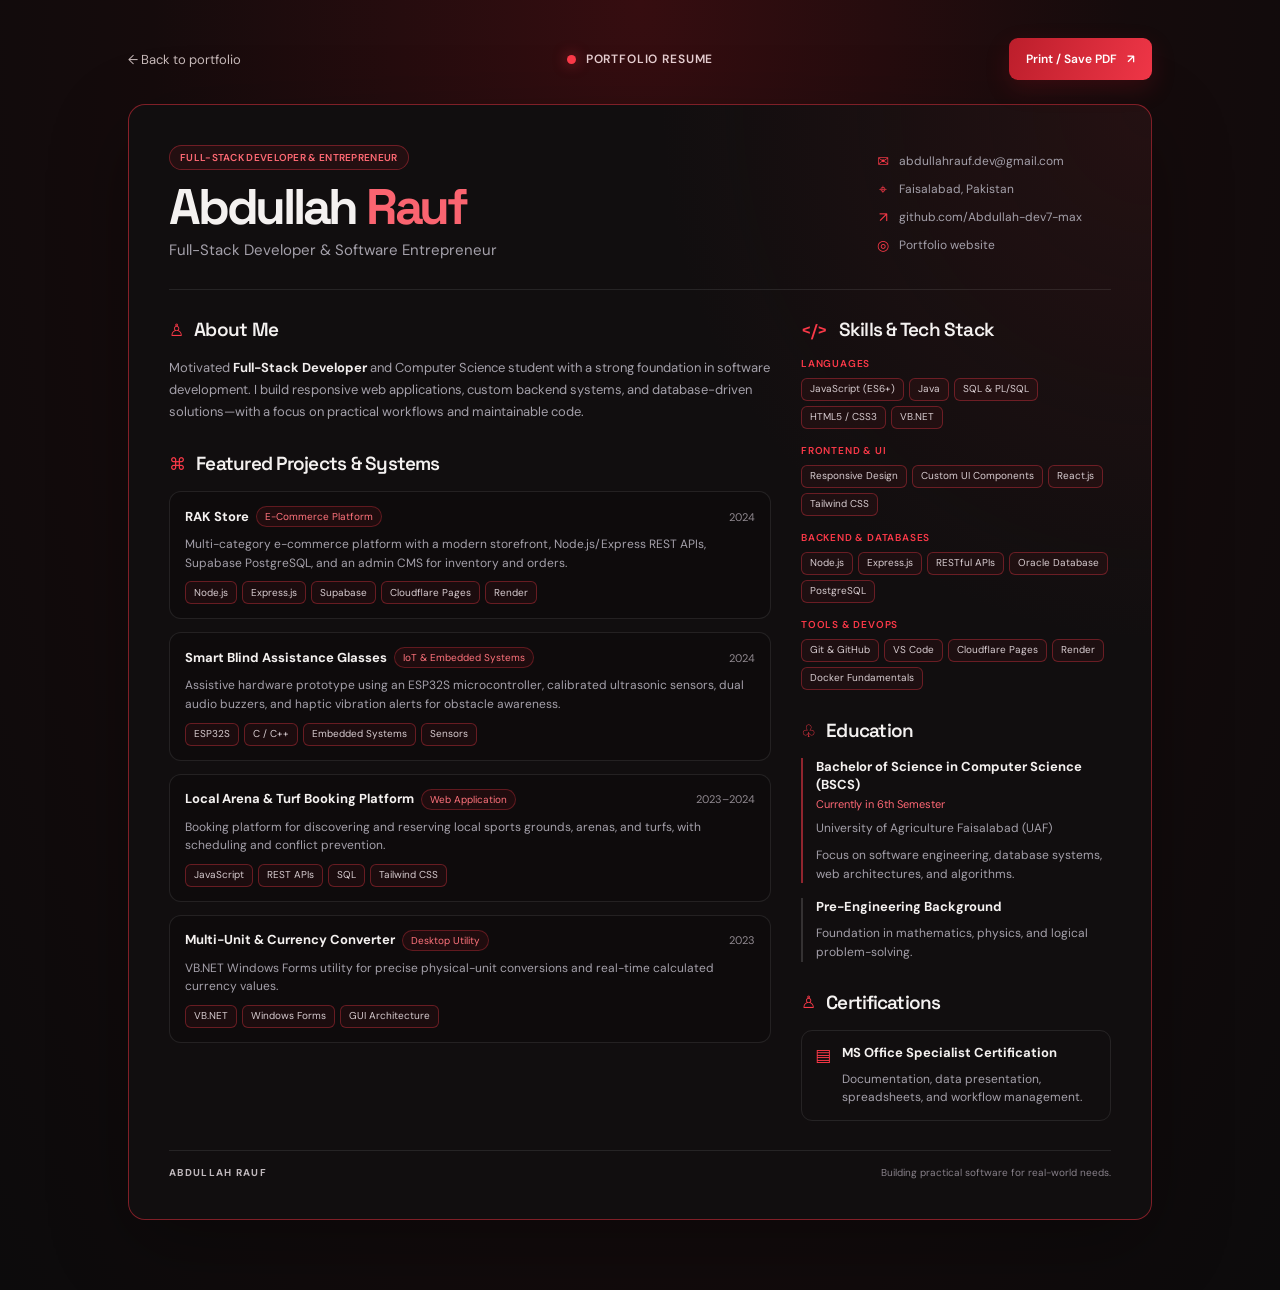
<file: resume.html>
<!doctype html>
<html lang="en">
<head>
  <meta charset="UTF-8">
  <meta name="viewport" content="width=device-width, initial-scale=1">
  <meta name="theme-color" content="#160909">
  <meta name="description" content="Resume of Abdullah Rauf, full-stack developer and software entrepreneur.">
  <title>Resume — Abdullah Rauf</title>
  <link rel="preconnect" href="https://fonts.googleapis.com">
  <link rel="preconnect" href="https://fonts.gstatic.com" crossorigin>
  <link href="https://fonts.googleapis.com/css2?family=DM+Sans:wght@400;500;600;700&family=Space+Grotesk:wght@400;500;600;700&display=swap" rel="stylesheet">
  <link rel="stylesheet" href="css/resume.css">
</head>
<body>
  <main class="resume-page">
    <div class="resume-toolbar">
      <a class="resume-back" href="index.html">← Back to portfolio</a>
      <span class="resume-mode"><span></span> PORTFOLIO RESUME</span>
      <button class="resume-print" type="button">Print / Save PDF <span aria-hidden="true">↗</span></button>
    </div>

    <article class="resume-card">
      <header class="resume-header">
        <div class="resume-identity">
          <span class="resume-label">FULL-STACK DEVELOPER &amp; ENTREPRENEUR</span>
          <h1>Abdullah <span>Rauf</span></h1>
          <p>Full-Stack Developer &amp; Software Entrepreneur</p>
        </div>
        <address class="resume-contact">
          <a href="mailto:abdullahrauf.dev@gmail.com"><span aria-hidden="true">✉</span> abdullahrauf.dev@gmail.com</a>
          <span><span aria-hidden="true">⌖</span> Faisalabad, Pakistan</span>
          <a href="https://github.com/Abdullah-dev7-max" target="_blank" rel="noopener noreferrer"><span aria-hidden="true">↗</span> github.com/Abdullah-dev7-max</a>
          <a href="index.html"><span aria-hidden="true">◎</span> Portfolio website</a>
        </address>
      </header>

      <div class="resume-columns">
        <div class="resume-main-column">
          <section class="resume-section">
            <h2><span aria-hidden="true">♙</span> About Me</h2>
            <p class="resume-about">Motivated <strong>Full-Stack Developer</strong> and Computer Science student with a strong foundation in software development. I build responsive web applications, custom backend systems, and database-driven solutions—with a focus on practical workflows and maintainable code.</p>
          </section>

          <section class="resume-section">
            <h2><span aria-hidden="true">⌘</span> Featured Projects &amp; Systems</h2>
            <div class="resume-projects">
              <article class="resume-project">
                <div class="project-heading"><h3>RAK Store</h3><span class="project-type">E-Commerce Platform</span><time>2024</time></div>
                <p>Multi-category e-commerce platform with a modern storefront, Node.js/Express REST APIs, Supabase PostgreSQL, and an admin CMS for inventory and orders.</p>
                <div class="resume-tags"><span>Node.js</span><span>Express.js</span><span>Supabase</span><span>Cloudflare Pages</span><span>Render</span></div>
              </article>
              <article class="resume-project">
                <div class="project-heading"><h3>Smart Blind Assistance Glasses</h3><span class="project-type">IoT &amp; Embedded Systems</span><time>2024</time></div>
                <p>Assistive hardware prototype using an ESP32S microcontroller, calibrated ultrasonic sensors, dual audio buzzers, and haptic vibration alerts for obstacle awareness.</p>
                <div class="resume-tags"><span>ESP32S</span><span>C / C++</span><span>Embedded Systems</span><span>Sensors</span></div>
              </article>
              <article class="resume-project">
                <div class="project-heading"><h3>Local Arena &amp; Turf Booking Platform</h3><span class="project-type">Web Application</span><time>2023–2024</time></div>
                <p>Booking platform for discovering and reserving local sports grounds, arenas, and turfs, with scheduling and conflict prevention.</p>
                <div class="resume-tags"><span>JavaScript</span><span>REST APIs</span><span>SQL</span><span>Tailwind CSS</span></div>
              </article>
              <article class="resume-project">
                <div class="project-heading"><h3>Multi-Unit &amp; Currency Converter</h3><span class="project-type">Desktop Utility</span><time>2023</time></div>
                <p>VB.NET Windows Forms utility for precise physical-unit conversions and real-time calculated currency values.</p>
                <div class="resume-tags"><span>VB.NET</span><span>Windows Forms</span><span>GUI Architecture</span></div>
              </article>
            </div>
          </section>
        </div>

        <aside class="resume-side-column">
          <section class="resume-section">
            <h2><span aria-hidden="true">&lt;/&gt;</span> Skills &amp; Tech Stack</h2>
            <div class="skill-group">
              <h3>LANGUAGES</h3>
              <div class="resume-tags"><span>JavaScript (ES6+)</span><span>Java</span><span>SQL &amp; PL/SQL</span><span>HTML5 / CSS3</span><span>VB.NET</span></div>
            </div>
            <div class="skill-group">
              <h3>FRONTEND &amp; UI</h3>
              <div class="resume-tags"><span>Responsive Design</span><span>Custom UI Components</span><span>React.js</span><span>Tailwind CSS</span></div>
            </div>
            <div class="skill-group">
              <h3>BACKEND &amp; DATABASES</h3>
              <div class="resume-tags"><span>Node.js</span><span>Express.js</span><span>RESTful APIs</span><span>Oracle Database</span><span>PostgreSQL</span></div>
            </div>
            <div class="skill-group">
              <h3>TOOLS &amp; DEVOPS</h3>
              <div class="resume-tags"><span>Git &amp; GitHub</span><span>VS Code</span><span>Cloudflare Pages</span><span>Render</span><span>Docker Fundamentals</span></div>
            </div>
          </section>

          <section class="resume-section">
            <h2><span aria-hidden="true">♧</span> Education</h2>
            <div class="education-item">
              <h3>Bachelor of Science in Computer Science (BSCS)</h3>
              <span class="education-status">Currently in 6th Semester</span>
              <p>University of Agriculture Faisalabad (UAF)</p>
              <p>Focus on software engineering, database systems, web architectures, and algorithms.</p>
            </div>
            <div class="education-item">
              <h3>Pre-Engineering Background</h3>
              <p>Foundation in mathematics, physics, and logical problem-solving.</p>
            </div>
          </section>

          <section class="resume-section">
            <h2><span aria-hidden="true">♙</span> Certifications</h2>
            <div class="certificate-card">
              <span aria-hidden="true">▤</span>
              <div><h3>MS Office Specialist Certification</h3><p>Documentation, data presentation, spreadsheets, and workflow management.</p></div>
            </div>
          </section>
        </aside>
      </div>

      <footer class="resume-footer"><span>ABDULLAH RAUF</span><span>Building practical software for real-world needs.</span></footer>
    </article>
  </main>
  <script src="js/resume.js"></script>
</body>
</html>
</file>
<file: css/resume.css>
:root {
  color-scheme: dark;
  --resume-red: #fa3948;
  --resume-muted: #a4a0aa;
  font-family: "DM Sans", ui-sans-serif, system-ui, -apple-system, BlinkMacSystemFont, "Segoe UI", sans-serif;
  font-synthesis: none;
  text-rendering: optimizeLegibility;
}

* { box-sizing: border-box; }
body { min-width: 320px; margin: 0; background: radial-gradient(ellipse at 50% 0, #360d10, #150b0c 54%, #0c0b0c); color: #f4f1f0; }
a { color: inherit; text-decoration: none; }
.resume-page { width: min(100% - 40px, 1024px); margin: 38px auto 70px; }
.resume-toolbar { display: grid; grid-template-columns: 1fr auto 1fr; align-items: center; gap: 16px; margin-bottom: 24px; }
.resume-back { color: #c6b8b8; font-size: 13px; }
.resume-back:hover { color: #fff; }
.resume-mode { display: inline-flex; align-items: center; gap: 10px; color: #e5cdd0; font-size: 12px; font-weight: 600; letter-spacing: .07em; }
.resume-mode > span { width: 9px; height: 9px; border-radius: 50%; background: var(--resume-red); box-shadow: 0 0 14px rgba(250, 57, 72, .6); }
.resume-print { justify-self: end; display: inline-flex; min-height: 42px; align-items: center; gap: 10px; padding: 0 17px; border: 0; border-radius: 9px; background: linear-gradient(110deg, #bc1e2b, #ef3647); color: #fff; font: inherit; font-size: 12px; font-weight: 600; cursor: pointer; box-shadow: 0 9px 24px rgba(184, 20, 33, .2); }
.resume-print:hover { filter: brightness(1.12); }
.resume-card { padding: clamp(26px, 4vw, 40px); border: 1px solid rgba(238, 49, 64, .5); border-radius: 17px; background: radial-gradient(ellipse at 100% 0, rgba(103, 26, 29, .22), transparent 34%), #110e0f; box-shadow: 0 24px 80px rgba(0, 0, 0, .3); }
.resume-header { display: flex; align-items: center; justify-content: space-between; gap: 34px; padding-bottom: 29px; border-bottom: 1px solid rgba(255, 255, 255, .09); }
.resume-identity { min-width: 0; }
.resume-label { display: inline-block; padding: 5px 10px; border: 1px solid rgba(250, 57, 72, .36); border-radius: 999px; background: rgba(165, 28, 37, .13); color: #ff6a74; font-size: 10px; font-weight: 600; letter-spacing: .03em; }
.resume-identity h1 { margin: 12px 0 1px; font-family: "Space Grotesk", sans-serif; font-size: clamp(37px, 6vw, 50px); line-height: 1; letter-spacing: -.065em; }
.resume-identity h1 span { color: #fa6470; }
.resume-identity p { margin: 8px 0 0; color: var(--resume-muted); font-size: 15px; }
.resume-contact { display: flex; min-width: 235px; flex-direction: column; gap: 10px; color: var(--resume-muted); font-size: 12px; font-style: normal; }
.resume-contact a, .resume-contact > span { display: flex; align-items: center; gap: 9px; overflow-wrap: anywhere; }
.resume-contact a:hover { color: #fff; }
.resume-contact [aria-hidden] { width: 14px; flex: 0 0 14px; color: var(--resume-red); font-size: 14px; text-align: center; }
.resume-columns { display: grid; grid-template-columns: minmax(0, 1.65fr) minmax(245px, .85fr); gap: 30px; padding-top: 27px; }
.resume-main-column, .resume-side-column { min-width: 0; }
.resume-section + .resume-section { margin-top: 28px; }
.resume-section h2 { display: flex; align-items: center; gap: 11px; margin: 0 0 15px; font-family: "Space Grotesk", sans-serif; font-size: 19px; font-weight: 600; letter-spacing: -.04em; }
.resume-section h2 > span { color: var(--resume-red); font-size: 17px; }
.resume-about { margin: 0; color: var(--resume-muted); font-size: 13px; line-height: 1.7; }
.resume-about strong { color: #f2eeee; }
.resume-projects { display: grid; gap: 13px; }
.resume-project { padding: 14px 15px; border: 1px solid rgba(255, 255, 255, .09); border-radius: 12px; background: rgba(0, 0, 0, .15); }
.project-heading { display: flex; align-items: center; flex-wrap: wrap; gap: 7px; }
.project-heading h3, .education-item h3, .certificate-card h3 { margin: 0; font-size: 13px; font-weight: 700; line-height: 1.4; }
.project-type { padding: 3px 8px; border: 1px solid rgba(250, 57, 72, .3); border-radius: 999px; background: rgba(158, 26, 36, .12); color: #ff737c; font-size: 10px; }
.project-heading time { margin-left: auto; color: #918a91; font-size: 11px; white-space: nowrap; }
.resume-project > p, .education-item p, .certificate-card p { margin: 8px 0 0; color: var(--resume-muted); font-size: 12px; line-height: 1.55; }
.resume-tags { display: flex; flex-wrap: wrap; gap: 5px; }
.resume-project .resume-tags { margin-top: 9px; }
.resume-tags span { display: inline-flex; min-height: 23px; align-items: center; padding: 3px 8px; border: 1px solid rgba(250, 57, 72, .35); border-radius: 6px; background: rgba(120, 25, 32, .13); color: #d7ccd0; font-size: 10px; line-height: 1.25; }
.skill-group + .skill-group { margin-top: 15px; }
.skill-group h3 { margin: 0 0 8px; color: var(--resume-red); font-size: 10px; font-weight: 600; letter-spacing: .08em; }
.education-item { padding-left: 13px; border-left: 2px solid rgba(250, 57, 72, .55); }
.education-item + .education-item { margin-top: 15px; border-color: rgba(255, 255, 255, .15); }
.education-status { display: block; margin-top: 3px; color: #ff6875; font-size: 11px; }
.certificate-card { display: flex; align-items: flex-start; gap: 11px; padding: 13px; border: 1px solid rgba(255, 255, 255, .09); border-radius: 11px; }
.certificate-card > span { color: var(--resume-red); font-size: 17px; }
.resume-footer { display: flex; justify-content: space-between; gap: 16px; margin-top: 29px; padding-top: 15px; border-top: 1px solid rgba(255, 255, 255, .09); color: #88818a; font-size: 10px; }
.resume-footer > span:first-child { color: #c0b9bd; font-weight: 700; letter-spacing: .13em; }

@media (max-width: 760px) {
  .resume-page { width: min(100% - 28px, 620px); margin: 18px auto 40px; }
  .resume-toolbar { grid-template-columns: 1fr auto; gap: 14px 8px; }
  .resume-mode { grid-column: 1; grid-row: 2; font-size: 10px; }
  .resume-print { grid-column: 2; grid-row: 1 / span 2; padding-inline: 12px; font-size: 11px; }
  .resume-back { font-size: 12px; }
  .resume-card { padding: 24px 19px; border-radius: 14px; }
  .resume-header { align-items: flex-start; flex-direction: column; gap: 20px; padding-bottom: 22px; }
  .resume-contact { min-width: 0; gap: 8px; }
  .resume-columns { grid-template-columns: 1fr; gap: 28px; padding-top: 23px; }
}

@media (max-width: 380px) {
  .resume-page { width: min(100% - 20px, 620px); }
  .resume-card { padding: 20px 14px; }
  .resume-identity h1 { font-size: 36px; }
  .project-heading time { width: 100%; margin-left: 0; }
  .resume-footer { flex-direction: column; }
}

@media print {
  @page { size: A4; margin: 11mm; }
  :root { color-scheme: light; }
  body { min-width: 0; background: #fff; print-color-adjust: exact; -webkit-print-color-adjust: exact; }
  .resume-page { width: 100%; margin: 0; }
  .resume-toolbar { display: none; }
  .resume-card { padding: 22px; border-radius: 0; box-shadow: none; }
  .resume-header { gap: 22px; }
  .resume-identity h1 { font-size: 38px; }
  .resume-columns { grid-template-columns: minmax(0, 1.55fr) minmax(215px, .85fr); gap: 20px; }
  .resume-section + .resume-section { margin-top: 21px; }
  .resume-section h2 { font-size: 16px; }
  .resume-about, .resume-project > p, .education-item p, .certificate-card p { font-size: 10px; }
  .resume-project { padding: 10px 11px; break-inside: avoid; }
  .resume-projects { gap: 9px; }
  .resume-project > p { margin-top: 5px; }
  .resume-tags span { min-height: 20px; font-size: 8px; }
  .skill-group + .skill-group { margin-top: 11px; }
  .project-heading h3, .education-item h3, .certificate-card h3 { font-size: 11px; }
  .project-type, .project-heading time { font-size: 9px; }
  .resume-footer { margin-top: 20px; }
}
</file>
